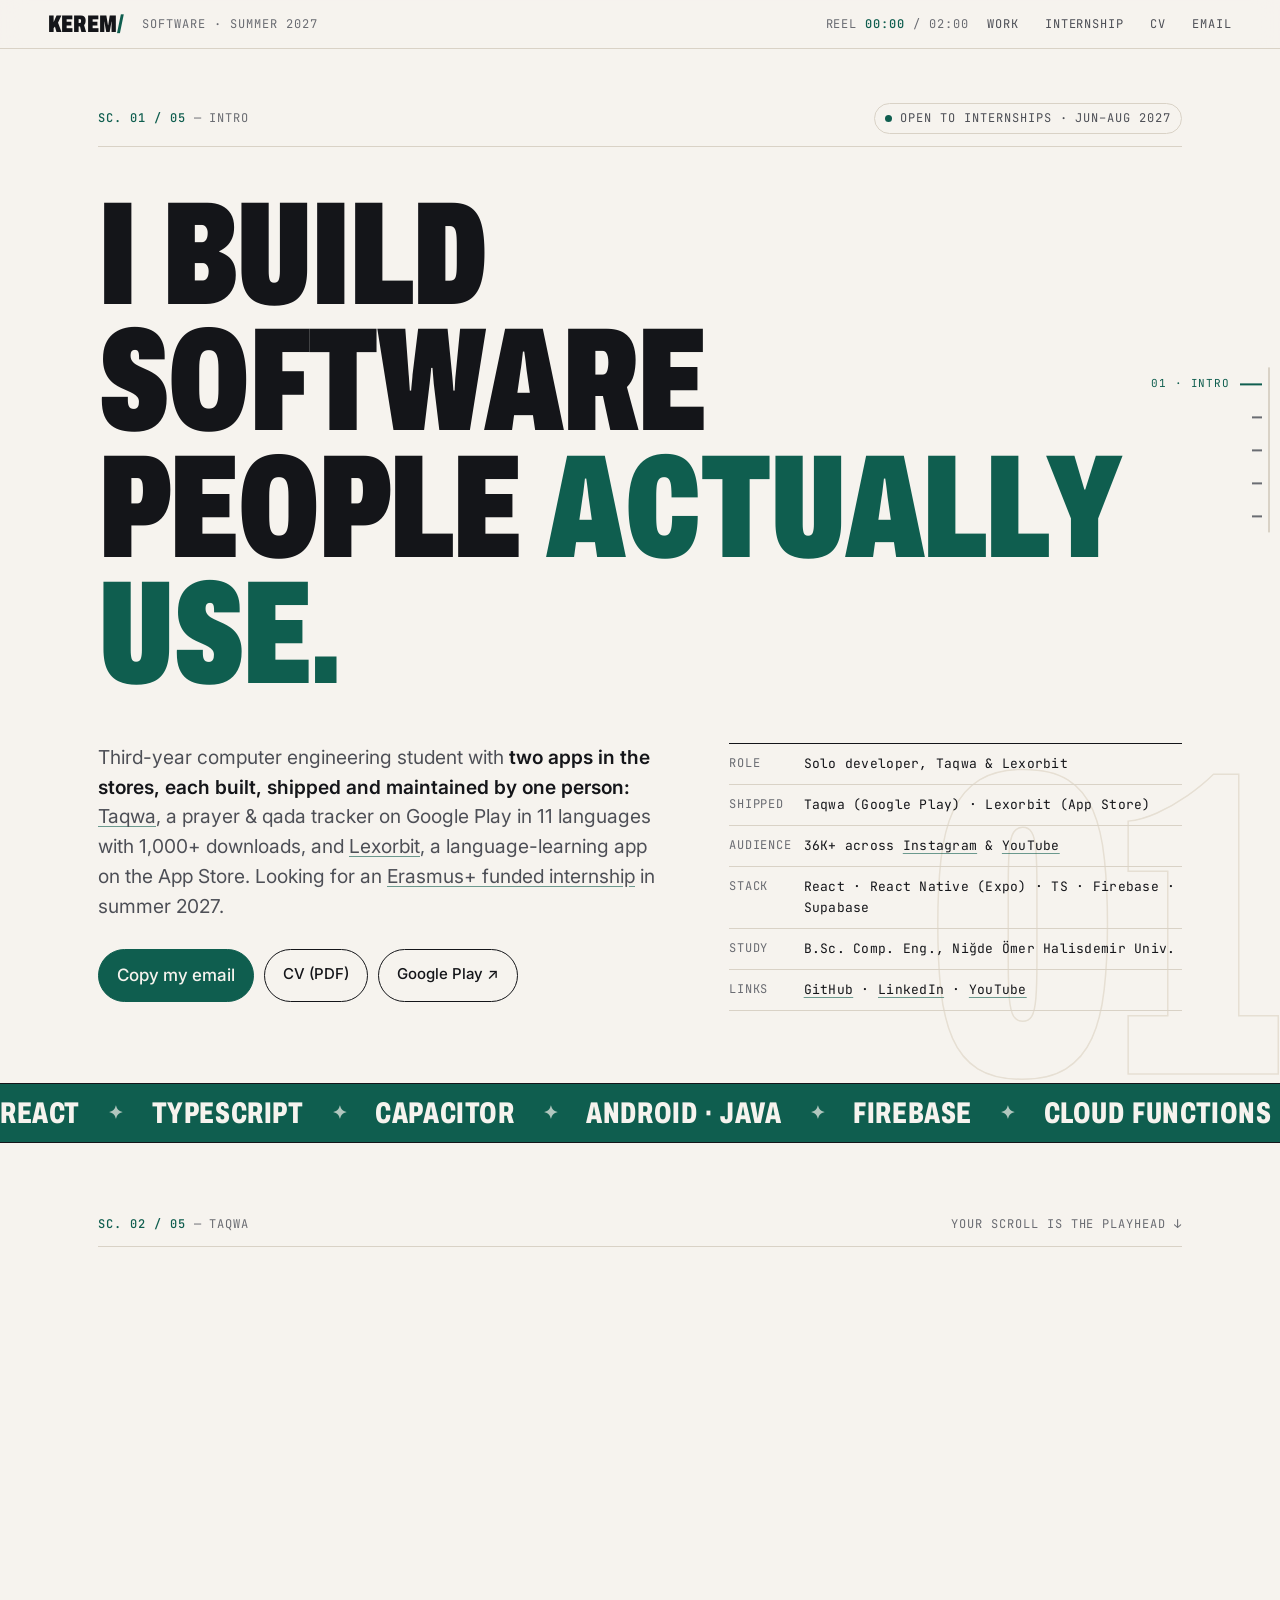
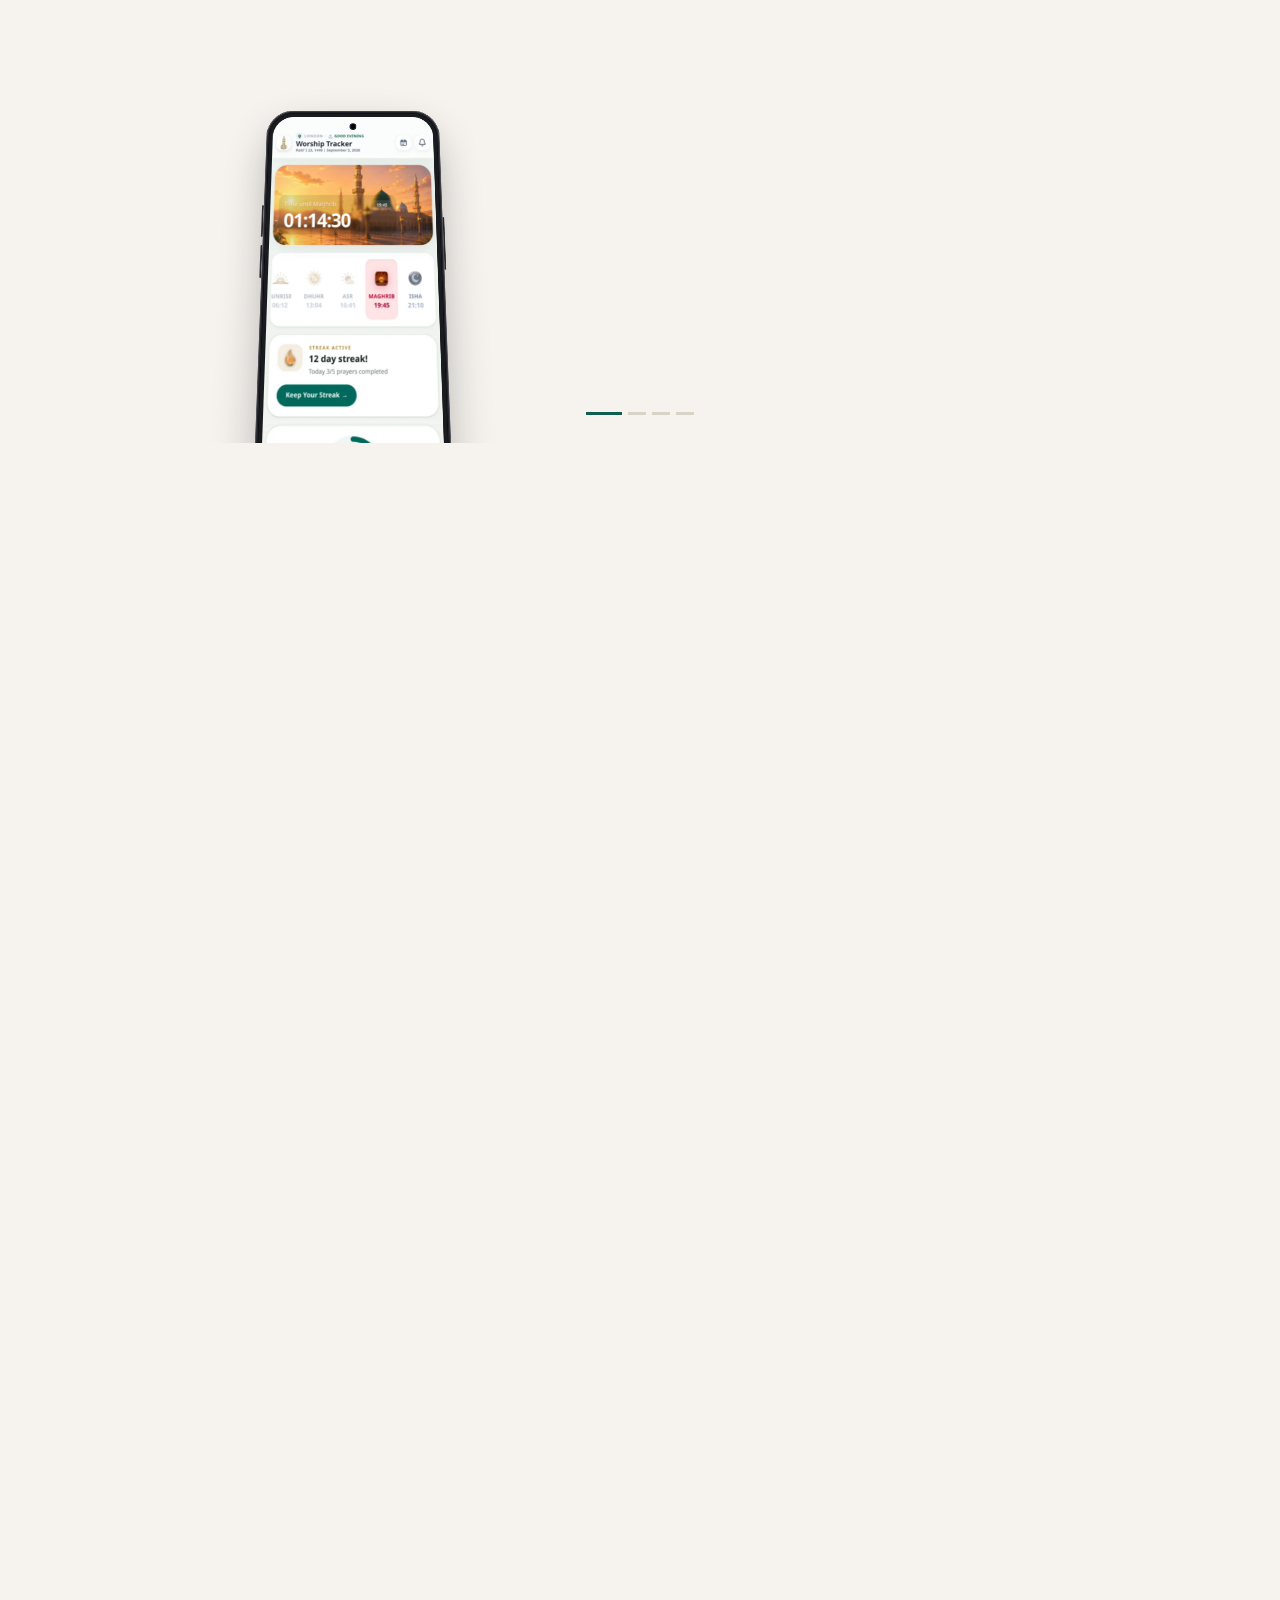
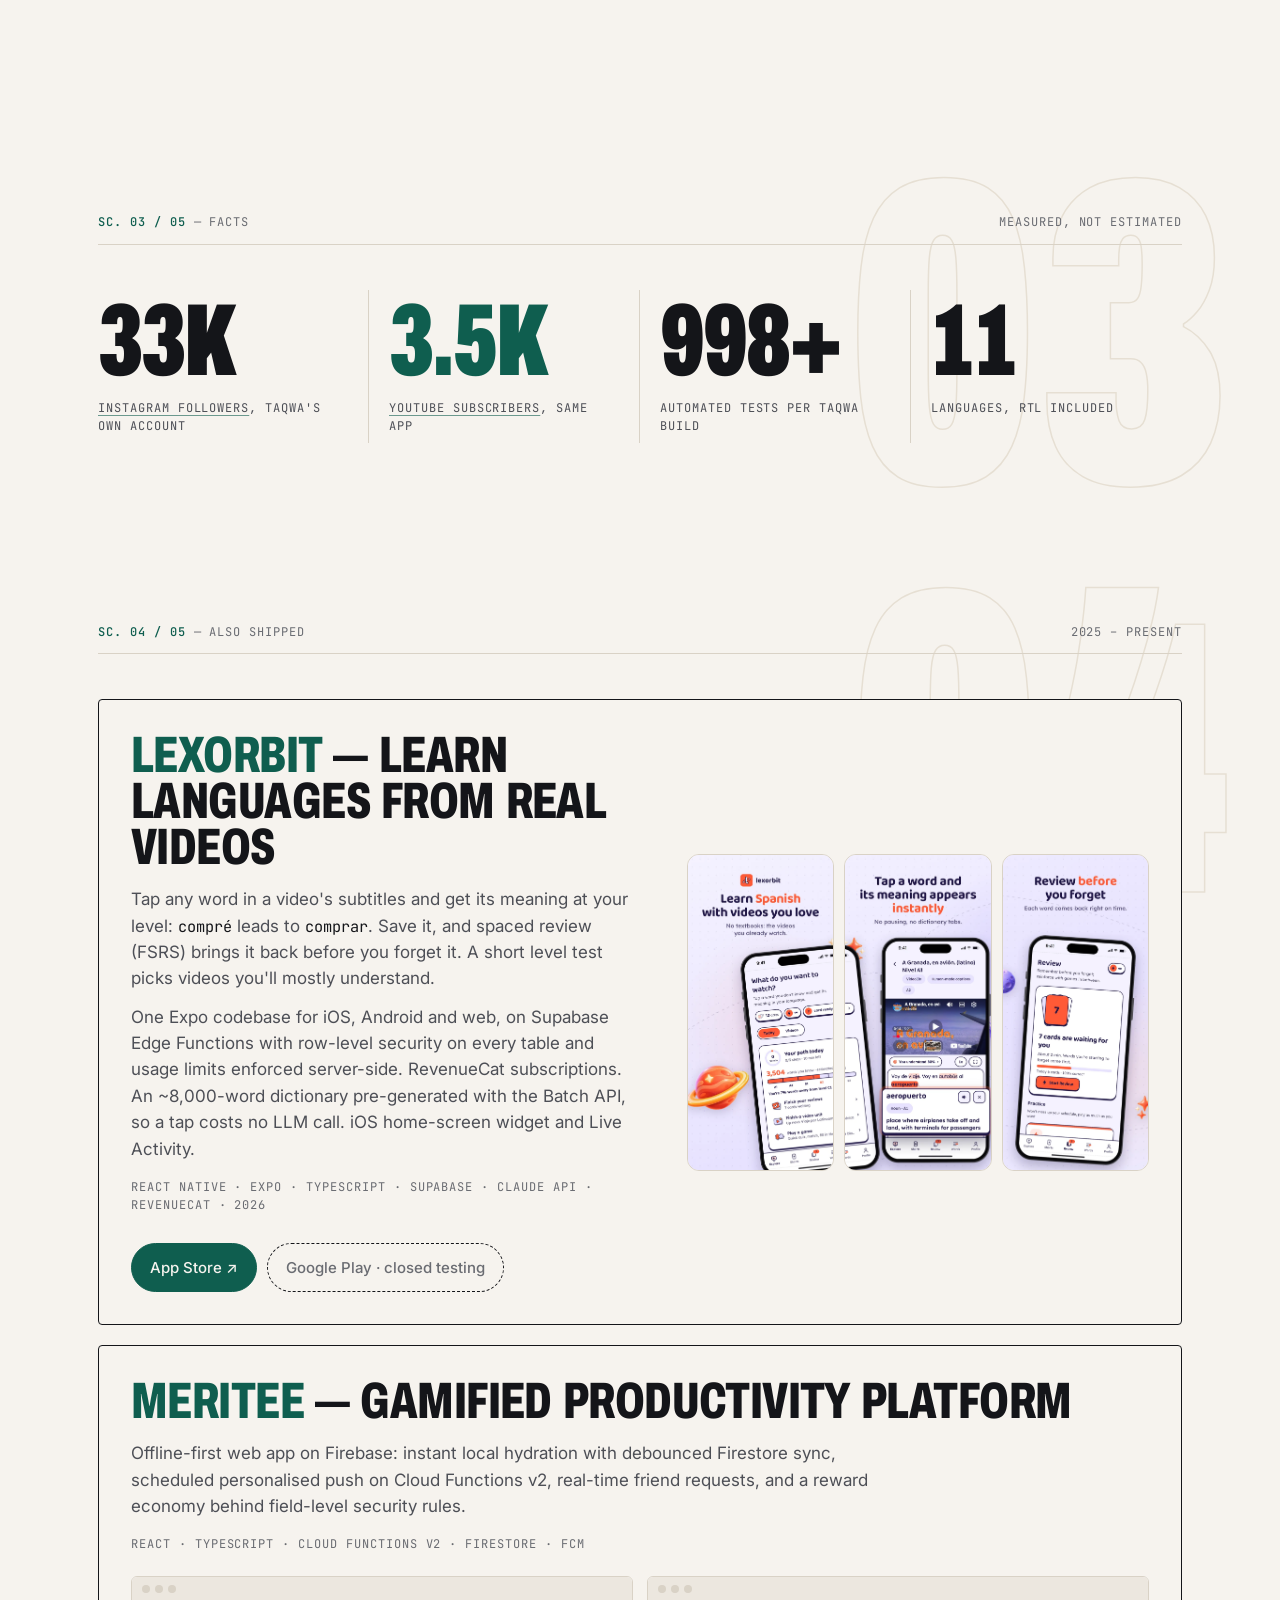
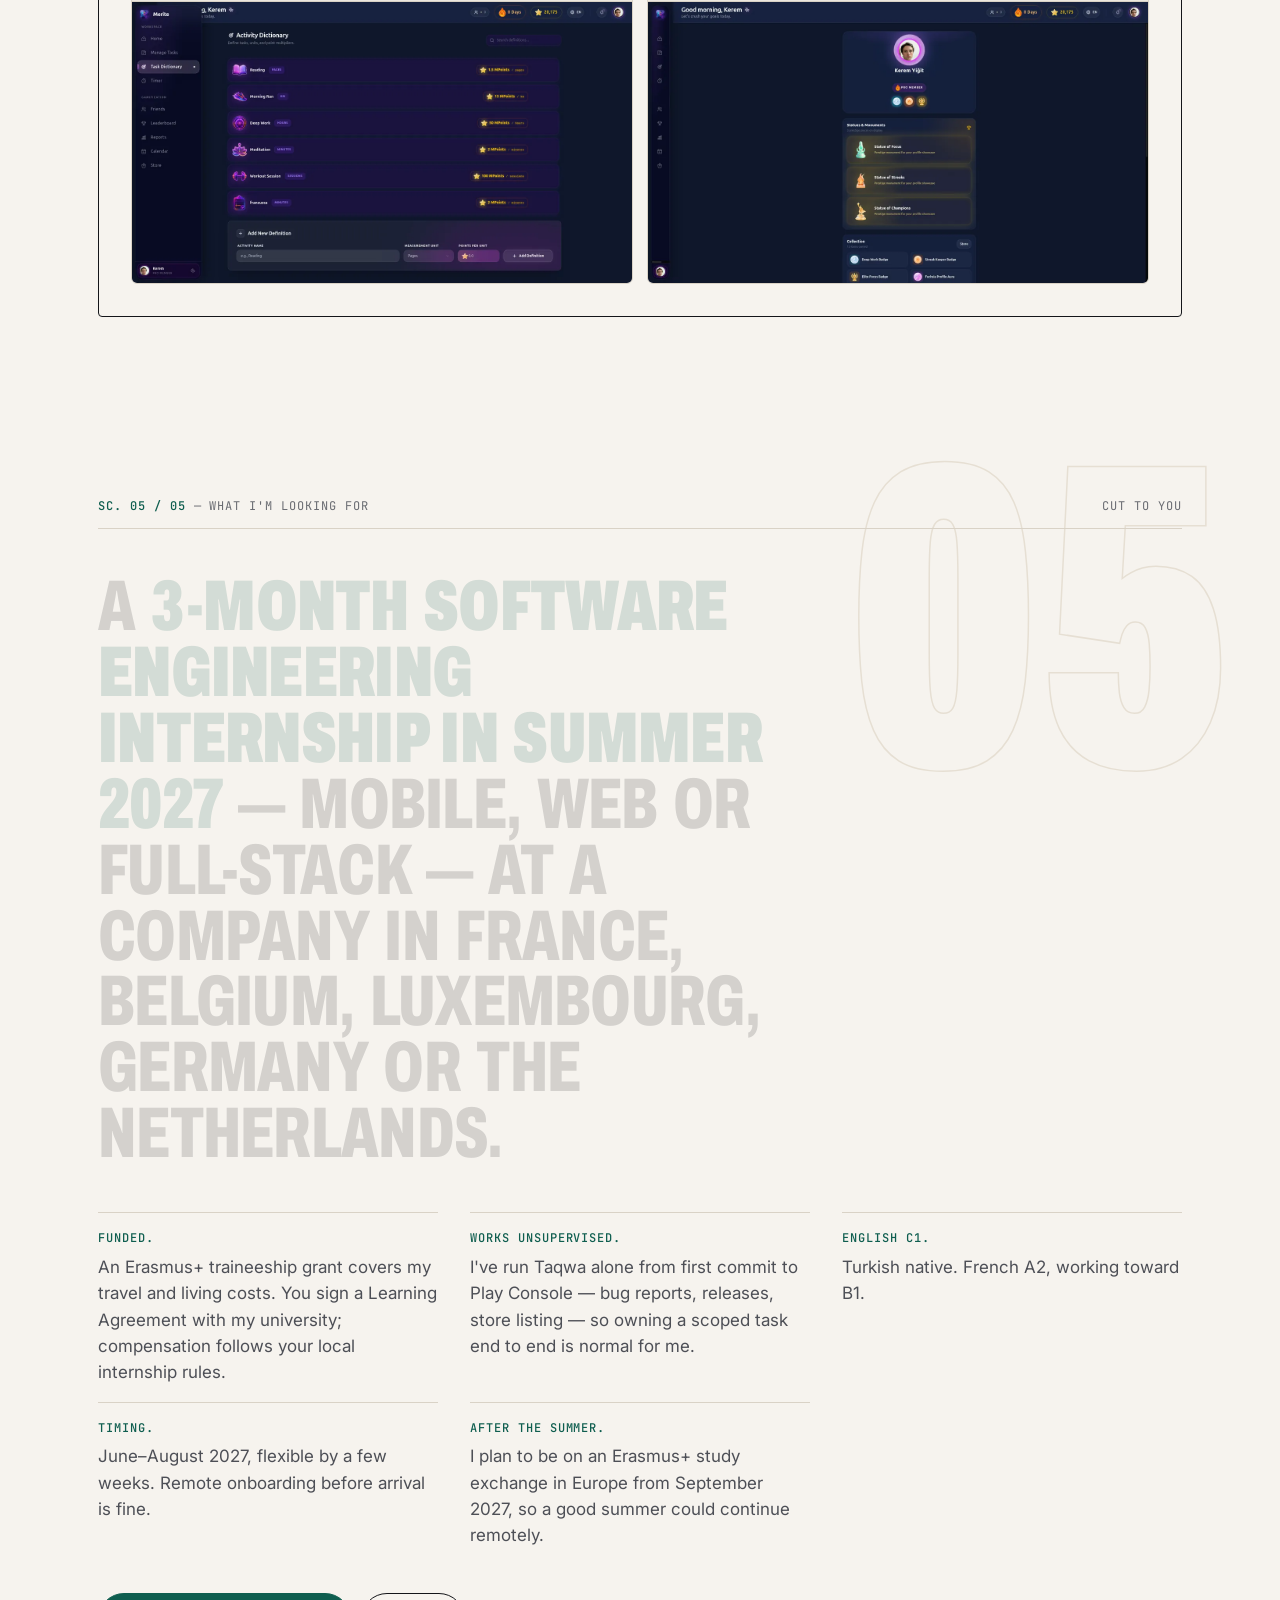
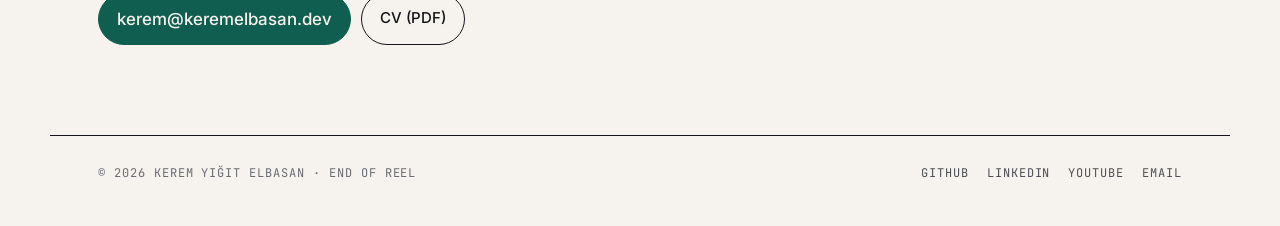
<file: index.html>
<!doctype html>
<html lang="en" class="no-js" data-theme="light">
<head>
<meta charset="utf-8">
<meta name="viewport" content="width=device-width, initial-scale=1">
<title>Kerem Elbasan</title>
<meta name="description" content="Kerem Yiğit Elbasan — computer engineering student who ships production software. Solo developer of Taqwa (Google Play, 11 languages) and Lexorbit (App Store). Looking for an Erasmus+ funded software internship, summer 2027.">
<meta property="og:title" content="Kerem Elbasan — I build software people actually use">
<meta property="og:description" content="Solo developer of Taqwa (Google Play, 11 languages) and Lexorbit (App Store). Looking for an Erasmus+ funded internship, summer 2027.">
<meta property="og:type" content="website">
<meta property="og:url" content="https://keremelbasan.dev/">
<meta name="theme-color" content="#f6f3ee">
<link rel="icon" href="data:image/svg+xml,%3Csvg xmlns='http://www.w3.org/2000/svg' viewBox='0 0 64 64'%3E%3Crect width='64' height='64' rx='14' fill='%230f5e4f'/%3E%3Ctext x='32' y='45' font-family='Arial Narrow,Arial,sans-serif' font-weight='900' font-size='38' text-anchor='middle' fill='%23f6f3ee'%3EK%3C/text%3E%3C/svg%3E">
<link rel="preconnect" href="https://fonts.googleapis.com">
<link rel="preconnect" href="https://fonts.gstatic.com" crossorigin>
<link href="https://fonts.googleapis.com/css2?family=Archivo:wdth,wght@62..125,400..900&family=Inter:wght@400;500;600&family=JetBrains+Mono:wght@400;500&display=swap" rel="stylesheet">
<link rel="stylesheet" href="style.css">
<script>
  // Hide the hero headline only when we're going to animate it in; CSS has a timed fallback.
  if (!matchMedia('(prefers-reduced-motion: reduce)').matches) document.documentElement.classList.add('kin');
</script>
</head>
<body>

<header class="nav">
  <a class="nav-name" href="#top">KEREM<span>/</span></a>
  <span class="nav-sub mono">Software · Summer 2027</span>
  <span class="nav-tc mono" aria-hidden="true">REEL <b id="tc">00:00</b> / 02:00</span>
  <nav class="nav-links mono">
    <a href="#work">Work</a>
    <a href="#internship">Internship</a>
    <a href="assets/Kerem-Elbasan-CV.pdf">CV</a>
    <a href="mailto:kerem@keremelbasan.dev">Email</a>
  </nav>
</header>

<main id="top">

<section class="hero" id="intro" data-nav="Intro">
  <span class="ghost" aria-hidden="true">01</span>
  <div class="slate mono">
    <span><b>SC. 01 / 05</b> — Intro</span>
    <span class="live"><i></i>Open to internships · Jun–Aug 2027</span>
  </div>

  <h1 class="kinetic" aria-label="I build software people actually use.">
    <span class="line">I build</span>
    <span class="line">software</span>
    <span class="line">people <em>actually</em></span>
    <span class="line"><em>use</em><span class="stop">.</span></span>
  </h1>

  <div class="hero-grid">
    <div>
      <p class="lede">
        Third-year computer engineering student with <strong>two apps in the stores, each built, shipped and maintained by one person:</strong>
        <a href="https://play.google.com/store/apps/details?id=com.taqwastudio.takva">Taqwa</a>, a prayer &amp; qada tracker on Google Play in 11 languages with 1,000+ downloads,
        and <a href="https://apps.apple.com/app/id6829423129">Lexorbit</a>, a language-learning app on the App Store.
        Looking for an <a href="#internship">Erasmus+ funded internship</a> in summer 2027.
      </p>
      <div class="cta">
        <button class="btn btn-primary js-copy" type="button" data-copy="kerem@keremelbasan.dev">Copy my email</button>
        <a class="btn" href="assets/Kerem-Elbasan-CV.pdf">CV (PDF)</a>
        <a class="btn" href="https://play.google.com/store/apps/details?id=com.taqwastudio.takva">Google Play ↗</a>
      </div>
    </div>
    <dl class="spec mono">
      <div><dt>Role</dt><dd>Solo developer, Taqwa &amp; Lexorbit</dd></div>
      <div><dt>Shipped</dt><dd>Taqwa (Google Play) · Lexorbit (App Store)</dd></div>
      <div><dt>Audience</dt><dd>36K+ across <a href="https://www.instagram.com/taqwa_prayer/">Instagram</a> &amp; <a href="https://www.youtube.com/@TaqwaPrayer">YouTube</a></dd></div>
      <div><dt>Stack</dt><dd>React · React Native (Expo) · TS · Firebase · Supabase</dd></div>
      <div><dt>Study</dt><dd>B.Sc. Comp. Eng., Niğde Ömer Halisdemir Univ.</dd></div>
      <div><dt>Links</dt><dd><a href="https://github.com/nydeilith">GitHub</a> · <a href="https://www.linkedin.com/in/key51">LinkedIn</a> · <a href="https://www.youtube.com/@TaqwaPrayer">YouTube</a></dd></div>
    </dl>
  </div>
</section>

<div class="marquee" aria-hidden="true">
  <div class="marquee-track">
    <span>React</span><i>✦</i><span>TypeScript</span><i>✦</i><span>Capacitor</span><i>✦</i><span>Android · Java</span><i>✦</i><span>Firebase</span><i>✦</i><span>Cloud Functions</span><i>✦</i><span>Playwright</span><i>✦</i><span>Python</span><i>✦</i><span>11 Languages · RTL</span><i>✦</i>
  </div>
</div>

<!-- Scroll story: the phone scales in, then each scroll step swaps the screen and reveals what's underneath. -->
<section class="story" id="work" data-nav="Taqwa" aria-label="Taqwa, and what's underneath it">
  <div class="story-sticky">
    <div class="slate slate-abs mono">
      <span><b>SC. 02 / 05</b> — Taqwa</span>
      <span>Your scroll is the playhead ↓</span>
    </div>
    <div class="story-grid">

      <div class="phone-wrap">
        <div class="phone" id="phone">
          <div class="phone-screen">
            <div class="screen-strip" id="strip">
              <img class="screen" src="assets/home.webp" alt="Taqwa home screen: countdown to Maghrib, today's prayers, 12-day streak" width="618" height="1338">
              <img class="screen" src="assets/notifications.webp" alt="Notification settings: per-prayer alert sounds and offsets" width="618" height="1338">
              <img class="screen" src="assets/qada.webp" alt="Qada debt tracker: missed prayers per prayer time, mark done" width="618" height="1338">
              <img class="screen" src="assets/quran.webp" alt="Quran reader with a khatm plan at 23%" width="618" height="1338">
            </div>
            <div class="phone-glare" aria-hidden="true"></div>
          </div>
          <div class="phone-cam" aria-hidden="true"></div>
          <span class="phone-btn phone-btn-vol1" aria-hidden="true"></span>
          <span class="phone-btn phone-btn-vol2" aria-hidden="true"></span>
          <span class="phone-btn phone-btn-power" aria-hidden="true"></span>
        </div>
      </div>

      <ol class="captions" id="captions">
        <li class="caption is-active" data-step="0">
          <span class="caption-kicker mono">Take 1 · The surface</span>
          <h2>Taqwa — prayer &amp; qada tracker</h2>
          <p>Prayer times, missed-prayer planning, Quran with a khatm plan, qibla, duas. Free, no ads, 11 languages with RTL. Released 2026 on Google Play, 1,000+ downloads; React, TypeScript, Capacitor, native Android bridges.</p>
        </li>
        <li class="caption" data-step="1">
          <span class="caption-kicker mono">Take 2 · Notifications</span>
          <h2>Alerts that survive the OS</h2>
          <p>Prayer times are computed 14 days ahead, schedules are deduplicated and the OS queue is verified on every launch. Handles revoked exact-alarm permission and doze on Android. Home-screen widget and live prayer-window notifications via Java bridges Capacitor doesn't provide.</p>
        </li>
        <li class="caption" data-step="2">
          <span class="caption-kicker mono">Take 3 · Data</span>
          <h2>Offline first, account optional</h2>
          <p>Everything works with no account and no connection: times, tracking, Quran text, language packs. Sign in and Firebase backs it up; don't, and it never leaves the device.</p>
        </li>
        <li class="caption" data-step="3">
          <span class="caption-kicker mono">Take 4 · Release</span>
          <h2>A pipeline before a feature</h2>
          <p>1,000+ automated tests, Playwright E2E and visual tests, Firebase emulator security-rule tests, and a 270 KB gzipped startup budget the build fails on. One-tap in-app bug reporting so users tell me before the store does.</p>
        </li>
      </ol>

    </div>
  </div>
</section>

<section class="numbers-wrap" id="facts" data-nav="Facts" aria-label="Facts">
  <span class="ghost" aria-hidden="true">03</span>
  <div class="slate mono"><span><b>SC. 03 / 05</b> — Facts</span><span>Measured, not estimated</span></div>
  <div class="numbers">
    <div class="num"><strong data-count="33" data-suffix="K">33K</strong><span class="mono"><a href="https://www.instagram.com/taqwa_prayer/">Instagram followers</a>, Taqwa's own account</span></div>
    <div class="num"><strong data-count="3.5" data-dec="1" data-suffix="K">3.5K</strong><span class="mono"><a href="https://www.youtube.com/@TaqwaPrayer">YouTube subscribers</a>, same app</span></div>
    <div class="num"><strong data-count="1000" data-sep="1" data-suffix="+">1,000+</strong><span class="mono">Automated tests per Taqwa build</span></div>
    <div class="num"><strong data-count="11">11</strong><span class="mono">Languages, RTL included</span></div>
  </div>
</section>

<section class="also" id="also" data-nav="Meritee">
  <span class="ghost" aria-hidden="true">04</span>
  <div class="slate mono"><span><b>SC. 04 / 05</b> — Also shipped</span><span>2025 – present</span></div>
  <article class="card card-lex">
    <div class="card-lex-text">
      <h3><a href="https://apps.apple.com/app/id6829423129">Lexorbit</a> — learn languages from real videos</h3>
      <p>Tap any word in a video's subtitles and get its meaning at your level: <em>compré</em> leads to <em>comprar</em>. Save it, and spaced review (FSRS) brings it back before you forget it. A short level test picks videos you'll mostly understand.</p>
      <p>One Expo codebase for iOS, Android and web, on Supabase Edge Functions with row-level security on every table and usage limits enforced server-side. RevenueCat subscriptions. An ~8,000-word dictionary pre-generated with the Batch API, so a tap costs no LLM call. iOS home-screen widget and Live Activity.</p>
      <p class="meta mono">React Native · Expo · TypeScript · Supabase · Claude API · RevenueCat · 2026</p>
      <div class="cta">
        <a class="btn btn-primary" href="https://apps.apple.com/app/id6829423129">App Store ↗</a>
        <span class="btn btn-ghost" aria-disabled="true">Google Play · closed testing</span>
      </div>
    </div>
    <div class="phones">
      <img src="assets/lexorbit-1.webp" alt="Lexorbit home: your path today, words you know, level estimate" width="618" height="1339" loading="lazy">
      <img src="assets/lexorbit-2.webp" alt="Lexorbit player: tap a subtitle word and its meaning appears instantly" width="618" height="1339" loading="lazy">
      <img src="assets/lexorbit-3.webp" alt="Lexorbit review: saved words come back right before you forget them" width="618" height="1339" loading="lazy">
    </div>
  </article>
  <article class="card">
    <h3><a href="https://merite-app.web.app">Meritee</a> — gamified productivity platform</h3>
    <p>Offline-first web app on Firebase: instant local hydration with debounced Firestore sync, scheduled personalised push on Cloud Functions v2, real-time friend requests, and a reward economy behind field-level security rules.</p>
    <p class="meta mono">React · TypeScript · Cloud Functions v2 · Firestore · FCM</p>
    <div class="gallery">
      <figure class="browser"><div class="browser-bar"><i></i><i></i><i></i></div><img src="assets/meritee-1.webp" alt="Meritee activity dictionary: user-defined activities with units and point multipliers" width="1280" height="720" loading="lazy"></figure>
      <figure class="browser"><div class="browser-bar"><i></i><i></i><i></i></div><img src="assets/meritee-2.webp" alt="Meritee profile: level, statues and monuments, badge collection" width="1280" height="720" loading="lazy"></figure>
    </div>
  </article>
</section>

<section class="internship" id="internship" data-nav="Internship">
  <span class="ghost" aria-hidden="true">05</span>
  <div class="slate mono"><span><b>SC. 05 / 05</b> — What I'm looking for</span><span>Cut to you</span></div>
  <p class="big js-scrub">
    A <strong>3-month software engineering internship in summer 2027</strong> — mobile, web or full-stack — at a company in
    France, Belgium, Luxembourg, Germany or the Netherlands.
  </p>
  <ul class="facts">
    <li><strong>Funded.</strong> An Erasmus+ traineeship grant covers my travel and living costs. You sign a Learning Agreement with my university; compensation follows your local internship rules.</li>
    <li><strong>Works unsupervised.</strong> I've run Taqwa alone from first commit to Play Console — bug reports, releases, store listing — so owning a scoped task end to end is normal for me.</li>
    <li><strong>English C1.</strong> Turkish native. French A2, working toward B1.</li>
    <li><strong>Timing.</strong> June–August 2027, flexible by a few weeks. Remote onboarding before arrival is fine.</li>
    <li><strong>After the summer.</strong> I plan to be on an Erasmus+ study exchange in Europe from September 2027, so a good summer could continue remotely.</li>
  </ul>
  <div class="cta">
    <button class="btn btn-primary js-copy" type="button" data-copy="kerem@keremelbasan.dev">kerem@keremelbasan.dev</button>
    <a class="btn" href="assets/Kerem-Elbasan-CV.pdf">CV (PDF)</a>
  </div>
</section>

</main>

<footer class="foot mono">
  <span>© 2026 Kerem Yiğit Elbasan · End of reel</span>
  <nav>
    <a href="https://github.com/nydeilith">GitHub</a>
    <a href="https://www.linkedin.com/in/key51">LinkedIn</a>
    <a href="https://www.youtube.com/@TaqwaPrayer">YouTube</a>
    <a href="mailto:kerem@keremelbasan.dev">Email</a>
  </nav>
</footer>

<script src="main.js" defer></script>
</body>
</html>
</file>
<file: style.css>
:root {
  --bg: #f6f3ee;
  --bg-2: #ece7df;
  --ink: #141519;
  --ink-2: #4d4f56;
  --ink-3: #6a6c72;
  --line: #d9d2c6;
  --ghost: #e6dfd3;
  --accent: #0f5e4f;
  --accent-ink: #f6f3ee;
  --phone: #1a1b1f;
  --shadow: 0 30px 80px -20px rgba(20, 20, 25, .45);
  --display: "Archivo", "Arial Narrow", "Helvetica Neue", Arial, sans-serif;
  --sans: "Inter", system-ui, -apple-system, "Segoe UI", sans-serif;
  --mono: "JetBrains Mono", ui-monospace, "SFMono-Regular", Menlo, monospace;
  --max: 1180px;
  --gutter: clamp(16px, 4vw, 48px);
  color-scheme: light;
}

* { box-sizing: border-box; }
html { scroll-behavior: smooth; -webkit-text-size-adjust: 100%; overflow-x: clip; }
body {
  margin: 0; background: var(--bg); color: var(--ink);
  font-family: var(--sans); font-size: 17px; line-height: 1.55;
  -webkit-font-smoothing: antialiased;
}
a { color: inherit; text-decoration-color: color-mix(in srgb, var(--accent) 60%, transparent); text-underline-offset: 3px; }
a:hover { color: var(--accent); }
:focus-visible { outline: 2px solid var(--accent); outline-offset: 3px; border-radius: 4px; }
h1, h2, h3 {
  font-family: var(--display); font-weight: 800; font-stretch: 68%;
  text-transform: uppercase; letter-spacing: -0.01em; line-height: .9; margin: 0; word-spacing: .08em;
}
.internship .big, .marquee-track { word-spacing: .1em; }
p { margin: 0; }
[id] { scroll-margin-top: 64px; }
.mono { font-family: var(--mono); font-size: 12px; letter-spacing: .08em; text-transform: uppercase; }

/* ---------- slate: the mono "scene" line above each section ---------- */
.slate {
  display: flex; justify-content: space-between; align-items: center; gap: 16px; flex-wrap: wrap;
  color: var(--ink-3); padding-bottom: 12px; border-bottom: 1px solid var(--line); margin-bottom: clamp(28px, 5vh, 48px);
}
.slate b { color: var(--accent); font-weight: 500; }
.live { display: inline-flex; align-items: center; gap: 8px; padding: 5px 10px; border: 1px solid var(--line); border-radius: 999px; color: var(--ink-2); }
.live i { width: 7px; height: 7px; border-radius: 50%; background: var(--accent); animation: pulse 1.6s ease-in-out infinite; }
@keyframes pulse { 50% { opacity: .25; } }

/* giant outlined scene number behind a section */
.ghost {
  position: absolute; right: 0; top: 40px; z-index: -1; pointer-events: none;
  font-family: var(--display); font-weight: 900; font-stretch: 62%; line-height: .8;
  font-size: clamp(180px, 34vw, 460px); color: transparent; -webkit-text-stroke: 1.5px var(--ghost);
  user-select: none;
}

/* ---------- nav ---------- */
.nav {
  position: sticky; top: 0; z-index: 10;
  display: flex; align-items: center; gap: 18px;
  padding: 12px var(--gutter);
  background: color-mix(in srgb, var(--bg) 85%, transparent);
  backdrop-filter: blur(12px); -webkit-backdrop-filter: blur(12px);
  border-bottom: 1px solid var(--line);
}
.nav-name { font-family: var(--display); font-weight: 900; font-stretch: 68%; font-size: 24px; letter-spacing: .01em; text-decoration: none; line-height: 1; }
.nav-name span { color: var(--accent); }
.nav-sub { color: var(--ink-3); }
.nav-tc { margin-left: auto; color: var(--ink-3); }
.nav-tc b { color: var(--accent); font-weight: 500; }
.nav-links { display: flex; gap: clamp(14px, 2.4vw, 26px); }
.nav-links a { text-decoration: none; color: var(--ink-2); }
.nav-links a:hover { color: var(--accent); }
@media (max-width: 1000px) { .nav-tc { display: none; } .nav-links { margin-left: auto; } }
@media (max-width: 560px) { .nav-sub { display: none; } }

/* ---------- hero ---------- */
.hero, .numbers-wrap, .also, .internship { position: relative; isolation: isolate; max-width: var(--max); margin: 0 auto; }
.hero {
  max-width: none; overflow-x: clip; /* full-bleed so the scroll drift clips at the screen edge, not the column */
  padding: clamp(28px, 6vh, 64px) max(var(--gutter), calc((100% - var(--max)) / 2 + var(--gutter))) clamp(40px, 8vh, 80px);
}
.hero .ghost { top: auto; bottom: -20px; }

.kinetic { font-size: clamp(54px, 11.5vw, 172px); font-weight: 900; font-stretch: 64%; line-height: .86; letter-spacing: -0.015em; }
.kinetic .line { display: block; will-change: transform; }
.kinetic em { font-style: normal; color: var(--accent); }
.kinetic .stop { color: var(--accent); }
.kinetic .w { display: inline-block; white-space: nowrap; }
.kinetic .ch { display: inline-block; }
/* hidden until JS animates it; fail open after 1.5s if JS never runs */
.kin .kinetic { visibility: hidden; animation: failopen 0s 1.5s forwards; }
.kin.kin-ready .kinetic { visibility: visible; animation: none; }
@keyframes failopen { to { visibility: visible; } }

.hero-grid {
  display: grid; grid-template-columns: minmax(0, 1.25fr) minmax(0, 1fr); gap: clamp(24px, 5vw, 72px);
  margin-top: clamp(28px, 5vh, 52px); align-items: start;
}
.lede { max-width: 54ch; font-size: clamp(17px, 1.5vw, 20px); color: var(--ink-2); }
.lede strong { color: var(--ink); font-weight: 600; }
.cta { display: flex; flex-wrap: wrap; gap: 10px; margin-top: 28px; }
.btn {
  display: inline-block; padding: 12px 18px; border-radius: 999px; border: 1px solid var(--ink);
  text-decoration: none; font-weight: 500; font-size: 15px; background: transparent; color: var(--ink);
  transition: transform .15s ease, background .15s ease, color .15s ease;
}
.btn:hover { transform: translateY(-1px); background: var(--ink); color: var(--bg); }
.btn-primary { background: var(--accent); color: var(--accent-ink); border-color: var(--accent); }
.btn-primary:hover { background: var(--ink); border-color: var(--ink); color: var(--bg); }
.btn.js-copy { font: inherit; font-weight: 500; cursor: pointer; }

.spec { margin: 0; border-top: 1px solid var(--ink); }
.spec div { display: grid; grid-template-columns: 9ch 1fr; gap: 12px; padding: 10px 0; border-bottom: 1px solid var(--line); }
.spec dt { color: var(--ink-3); }
.spec dd { margin: 0; color: var(--ink); text-transform: none; letter-spacing: .02em; font-size: 13px; }
@media (max-width: 860px) { .hero-grid { grid-template-columns: 1fr; } }

/* ---------- marquee ---------- */
.marquee { background: var(--accent); color: var(--accent-ink); overflow: hidden; border-block: 1px solid var(--ink); }
.marquee-track {
  display: flex; width: max-content; align-items: center; gap: 28px; padding: 14px 0;
  font-family: var(--display); font-weight: 800; font-stretch: 68%; font-size: clamp(20px, 2.4vw, 30px);
  text-transform: uppercase; letter-spacing: .02em; line-height: 1;
  animation: marquee 32s linear infinite;
}
.marquee-track i { font-style: normal; font-size: .6em; opacity: .7; }
@keyframes marquee { to { transform: translateX(-50%); } }

/* ---------- scroll story ---------- */
.story { position: relative; }
.js .story { height: 420vh; }
.story-sticky { position: sticky; top: 0; min-height: 100vh; min-height: 100svh; display: flex; align-items: center; overflow: hidden; }
.slate-abs { position: absolute; top: 72px; left: 50%; transform: translateX(-50%); width: calc(min(var(--max), 100%) - var(--gutter) * 2); }
.story-grid {
  width: 100%; max-width: var(--max); margin: 0 auto; padding: 0 var(--gutter);
  display: grid; grid-template-columns: minmax(0, 1fr) minmax(0, 1fr); align-items: center; gap: clamp(24px, 5vw, 72px);
}
.phone-wrap { display: flex; justify-content: center; perspective: 1400px; }
.phone {
  position: relative; width: min(300px, 62vw); aspect-ratio: 618 / 1338;
  background: var(--phone); border-radius: 46px; padding: 11px;
  box-shadow: var(--shadow), inset 0 0 0 1.5px #55565c, inset 0 0 0 4px #202126, inset 0 0 0 5px #0c0d10;
  transform-origin: center center; will-change: transform; transform-style: preserve-3d;
}
.phone-btn { position: absolute; width: 3px; background: linear-gradient(90deg, #3d3e44, #1c1d21); border-radius: 2px; }
.phone-btn-vol1  { left: -3px; top: 25%; height: 8%; }
.phone-btn-vol2  { left: -3px; top: 35%; height: 8%; }
.phone-btn-power { right: -3px; top: 28%; height: 13%; background: linear-gradient(270deg, #3d3e44, #1c1d21); }
.js .phone { transform: translateY(35vh) scale(.62) rotateX(22deg); }
.phone-screen { position: relative; width: 100%; height: 100%; border-radius: 36px; overflow: hidden; background: #f4f6f5; }
.screen-strip { position: absolute; inset: 0; will-change: transform; }
.screen { position: absolute; left: 0; width: 100%; height: 100%; object-fit: cover; display: block; }
.screen:nth-child(1) { top: 0; } .screen:nth-child(2) { top: 100%; } .screen:nth-child(3) { top: 200%; } .screen:nth-child(4) { top: 300%; }
.phone-glare { position: absolute; inset: 0; pointer-events: none;
  background: linear-gradient(115deg, rgba(255,255,255,.18) 0%, rgba(255,255,255,.05) 28%, rgba(255,255,255,0) 45%); }
.phone-cam { position: absolute; top: 22px; left: 50%; width: 12px; height: 12px; transform: translateX(-50%); background: #000; border-radius: 50%; box-shadow: inset 0 0 0 2px #1d2a44; }

.captions { list-style: none; margin: 0; padding: 0; position: relative; min-height: 300px; }
.caption { position: absolute; inset: 0; opacity: 0; transform: translateY(18px); pointer-events: none; will-change: opacity, transform; }
.caption.is-active { opacity: 1; transform: none; pointer-events: auto; }
.caption-kicker { display: block; color: var(--accent); margin-bottom: 14px; }
.caption h2 { font-size: clamp(36px, 4.6vw, 64px); margin-bottom: 18px; }
.caption p { color: var(--ink-2); max-width: 44ch; }
.js .captions { opacity: 0; transition: opacity .4s ease; }
.js .story.is-in .captions { opacity: 1; }

.story-dots { position: absolute; left: 50%; bottom: 28px; transform: translateX(-50%); display: flex; gap: 6px; }
.story-dots i { width: 18px; height: 3px; background: var(--line); transition: background .3s, width .3s; }
.story-dots i.is-active { background: var(--accent); width: 36px; }

/* no-JS / reduced-motion / short-viewport fallback: stack everything, no pinning */
.no-js .story-sticky, .reduce-motion .story-sticky, .static-story .story-sticky { position: static; min-height: 0; overflow: visible; padding: 48px 0; flex-direction: column; align-items: stretch; }
.no-js .slate-abs, .reduce-motion .slate-abs, .static-story .slate-abs { position: static; transform: none; width: auto; margin: 0 var(--gutter) 32px; }
.no-js .story, .reduce-motion .story, .static-story .story { height: auto; }
.no-js .phone, .reduce-motion .phone, .static-story .phone { transform: none !important; }
.no-js .captions, .reduce-motion .captions, .static-story .captions { opacity: 1 !important; min-height: 0; display: grid; gap: 40px; }
.no-js .caption, .reduce-motion .caption, .static-story .caption { position: static; opacity: 1 !important; transform: none !important; pointer-events: auto; }
.no-js .screen-strip, .reduce-motion .screen-strip, .static-story .screen-strip { transform: none !important; }
.static-story .story-dots { display: none; }

@media (max-width: 760px) {
  .nav-links a[href="#internship"] { display: none; }
  .slate-abs { top: 64px; }
  .slate-abs span:last-child { display: none; }
  .story-grid { grid-template-columns: 1fr; gap: 20px; align-content: center; }
  .phone { width: min(200px, 48vw); border-radius: 30px; padding: 7px; box-shadow: var(--shadow), inset 0 0 0 1px #55565c, inset 0 0 0 3px #202126; }
  .phone-screen { border-radius: 24px; }
  .phone-btn { width: 2px; }
  .phone-cam { width: 8px; height: 8px; top: 15px; }
  .js .phone { transform: translateY(30vh) scale(.7) rotateX(18deg); }
  .captions { min-height: 240px; text-align: center; }
  .caption h2 { font-size: clamp(30px, 9vw, 40px); }
  .caption p { margin: 0 auto; font-size: 15px; }
  .story-dots { bottom: 16px; }
}

/* ---------- numbers ---------- */
.numbers-wrap, .also, .internship { padding: clamp(56px, 10vh, 120px) var(--gutter); }
.numbers { display: grid; grid-template-columns: repeat(4, 1fr); }
.num { padding: 8px 20px 8px 0; border-right: 1px solid var(--line); }
.num + .num { padding-left: 20px; }
.num:last-child { border-right: 0; }
.num strong {
  display: block; font-family: var(--display); font-weight: 900; font-stretch: 62%;
  font-size: clamp(56px, 8vw, 116px); line-height: .85; letter-spacing: -0.02em; font-variant-numeric: tabular-nums;
}
.num:nth-child(2) strong { color: var(--accent); }
.num span { display: block; margin-top: 14px; color: var(--ink-2); line-height: 1.5; }
@media (max-width: 760px) {
  .numbers { grid-template-columns: 1fr 1fr; row-gap: 32px; }
  .num:nth-child(2) { border-right: 0; }
  .num:nth-child(3) { padding-left: 0; }
}

/* ---------- also / internship ---------- */
.card { padding: clamp(20px, 3vw, 32px); border: 1px solid var(--ink); border-radius: 4px; background: var(--bg); }
.card > p { max-width: 68ch; }
.card h3 { font-size: clamp(32px, 4vw, 52px); margin-bottom: 16px; }
.card h3 a { text-decoration: none; color: var(--accent); }
.card p { color: var(--ink-2); }
.card .meta { margin-top: 16px; color: var(--ink-3); }
.card + .card { margin-top: 20px; }
.card-lex { display: grid; grid-template-columns: minmax(0, 1.1fr) minmax(0, 1fr); gap: clamp(20px, 4vw, 48px); align-items: center; }
.card-lex p + p { margin-top: 12px; }
.card-lex em { font-style: normal; font-family: var(--mono); font-size: .9em; color: var(--ink); }
.btn-ghost { border-style: dashed; color: var(--ink-3); cursor: default; }
.btn-ghost:hover { transform: none; background: transparent; color: var(--ink-3); }
.phones { display: grid; grid-template-columns: repeat(3, 1fr); gap: 10px; align-items: start; }
.phones img { display: block; width: 100%; height: auto; border-radius: 12px; border: 1px solid var(--line); }
@media (max-width: 860px) { .card-lex { grid-template-columns: 1fr; } }
.gallery { display: grid; grid-template-columns: 1fr 1fr; gap: 14px; margin-top: 22px; }
.browser { margin: 0; border: 1px solid var(--line); border-radius: 6px; overflow: hidden; background: #fff; }
.browser-bar { display: flex; gap: 5px; padding: 8px 10px; background: var(--bg-2); border-bottom: 1px solid var(--line); }
.browser-bar i { width: 8px; height: 8px; border-radius: 50%; background: var(--line); }
.browser img { display: block; width: 100%; height: auto; }
@media (max-width: 760px) { .gallery { grid-template-columns: 1fr; } }

.internship .big {
  font-family: var(--display); font-weight: 800; font-stretch: 66%; text-transform: uppercase;
  font-size: clamp(36px, 5.6vw, 84px); line-height: .92; letter-spacing: -0.01em; max-width: 22ch;
}
.internship .big strong { color: var(--accent); font-weight: 900; }
.js-scrub .sw { opacity: var(--o, 1); transition: opacity .12s linear; }
.facts { list-style: none; padding: 0; margin: clamp(32px, 5vh, 56px) 0 0; display: grid; grid-template-columns: repeat(auto-fit, minmax(260px, 1fr)); gap: 0 32px; color: var(--ink-2); }
.facts li { padding: 16px 0; border-top: 1px solid var(--line); }
.facts strong { display: block; font-family: var(--mono); font-size: 12px; letter-spacing: .08em; text-transform: uppercase; font-weight: 500; color: var(--accent); margin-bottom: 6px; }

.toast { position: fixed; left: 50%; bottom: 28px; transform: translate(-50%, 20px); opacity: 0;
  background: var(--ink); color: var(--bg); padding: 10px 16px; border-radius: 999px; font-size: 14px;
  transition: opacity .25s, transform .25s; pointer-events: none; z-index: 20; }
.toast.is-on { opacity: 1; transform: translate(-50%, 0); }

/* ---------- side rail: scene counter (desktop) ---------- */
.rail { position: fixed; right: 18px; top: 50%; transform: translateY(-50%); z-index: 9;
  display: none; flex-direction: column; gap: 16px; margin: 0; padding: 0; list-style: none; }
.rail a { display: flex; align-items: center; justify-content: flex-end; gap: 10px; text-decoration: none; color: var(--ink-3);
  font-family: var(--mono); font-size: 11px; letter-spacing: .08em; text-transform: uppercase; }
.rail a span { opacity: 0; transform: translateX(6px); transition: opacity .2s, transform .2s; }
.rail a i { width: 10px; height: 2px; background: var(--ink-3); transition: width .2s, background .2s; flex: none; }
.rail a:hover span, .rail a.is-active span { opacity: 1; transform: none; }
.rail a.is-active { color: var(--accent); }
.rail a.is-active i { background: var(--accent); width: 22px; }
.rail-track { position: absolute; right: -8px; top: -8px; bottom: -8px; width: 2px; background: var(--line); z-index: -1; }
.rail-fill { position: absolute; left: 0; top: 0; width: 100%; height: 0; background: var(--accent); }
@media (min-width: 1280px) and (min-height: 600px) { .js .rail { display: flex; } }

/* ---------- footer ---------- */
.foot {
  max-width: var(--max); margin: 0 auto; padding: 28px var(--gutter) 44px;
  display: flex; flex-wrap: wrap; justify-content: space-between; gap: 12px 24px;
  color: var(--ink-3); border-top: 1px solid var(--ink);
}
.foot nav { display: flex; gap: 18px; flex-wrap: wrap; }
.foot a { text-decoration: none; color: var(--ink-2); }
.foot a:hover { color: var(--accent); }

@media (prefers-reduced-motion: reduce) {
  html { scroll-behavior: auto; }
  .btn { transition: none; }
  .marquee-track { animation: none; }
  .live i { animation: none; }
}
</file>
